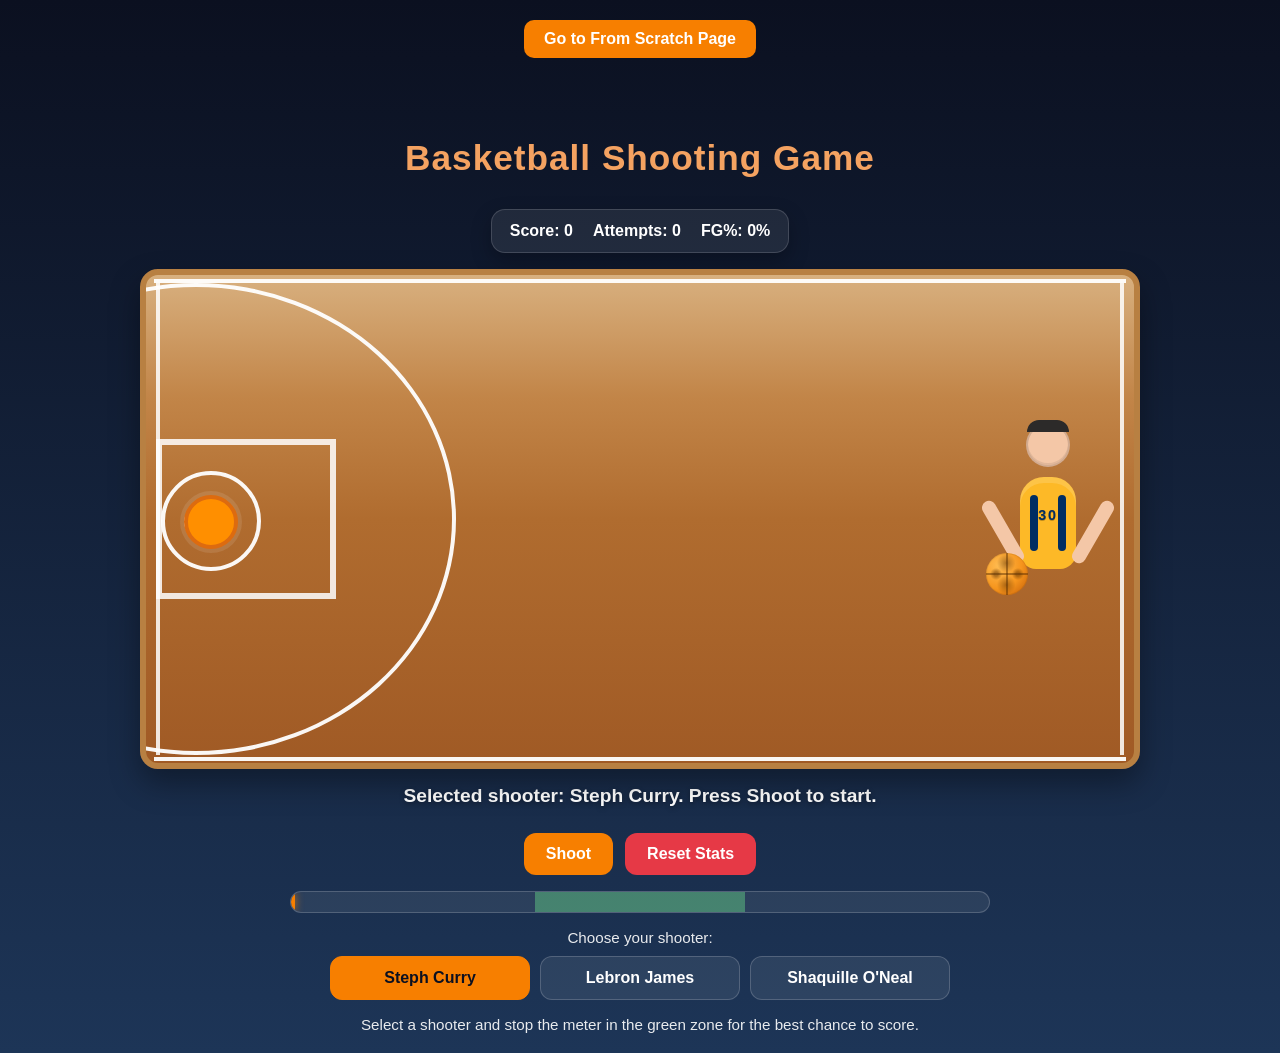
<file: webapp.html>
<!DOCTYPE html>
<html lang="en">
<head>
  <meta charset="UTF-8" />
  <meta name="viewport" content="width=device-width, initial-scale=1.0" />
  <title>Basketball Shooting Game</title>
  <style>
    * {
      box-sizing: border-box;
      margin: 0;
      padding: 0;
    }

    body {
      font-family: Arial, sans-serif;
      background: linear-gradient(to bottom, #0b1020, #1d3557);
      color: white;
      min-height: 100vh;
      display: flex;
      flex-direction: column;
      align-items: center;
      justify-content: center;
      padding: 20px;
    }

    h1 {
      margin-bottom: 15px;
      font-size: 2.2rem;
      text-align: center;
      color: #f4a261;
      letter-spacing: 1px;
    }

    .game-wrapper {
      width: 100%;
      max-width: 1000px;
      display: flex;
      flex-direction: column;
      align-items: center;
      gap: 16px;
    }

    .scoreboard {
      display: flex;
      gap: 20px;
      flex-wrap: wrap;
      justify-content: center;
      background: rgba(255,255,255,0.08);
      padding: 12px 18px;
      border-radius: 14px;
      border: 1px solid rgba(255,255,255,0.15);
      box-shadow: 0 8px 20px rgba(0,0,0,0.25);
    }

    .scoreboard div {
      font-size: 1rem;
      font-weight: bold;
    }

    .court {
      position: relative;
      width: 100%;
      height: 500px;
      background: linear-gradient(180deg, #d8b07f 0%, #c28548 25%, #b06c2f 50%, #a05a25 100%);
      border: 6px solid #b88042;
      border-radius: 18px;
      overflow: hidden;
      box-shadow: 0 14px 30px rgba(0,0,0,0.35);
    }



    .backboard {
      position: absolute;
      left: 60px;
      top: 228px;
      width: 18px;
      height: 18px;
      background: #eaeaea;
      border-radius: 50%;
      border: 2px solid #999;
      z-index: 3;
    }

    .rim {
      position: absolute;
      left: 38px;
      top: 220px;
      width: 54px;
      height: 54px;
      border-radius: 50%;
      background: #ff8f00;
      border: 4px solid #dd6b0f;
      box-shadow: 0 0 0 4px rgba(255,255,255,0.1);
      z-index: 4;
    }

    .net {
      position: absolute;
      left: 38px;
      top: 230px;
      width: 34px;
      height: 34px;
      border-radius: 50%;
      background: rgba(255,255,255,0.88);
      z-index: 2;
    }

    .three-point-arc {
      position: absolute;
      left: -210px;
      top: 8px;
      width: 520px;
      height: 472px;
      border: 4px solid rgba(255,255,255,0.95);
      border-radius: 50%;
      z-index: 1;
    }

    .free-throw-circle {
      position: absolute;
      left: 15px;
      top: 196px;
      width: 100px;
      height: 100px;
      border-radius: 50%;
      border: 4px solid rgba(255,255,255,0.95);
      z-index: 1;
    }

    .baseline {
      position: absolute;
      left: 8px;
      right: 8px;
      bottom: 2px;
      height: 4px;
      background: rgba(255,255,255,0.95);
      z-index: 1;
    }

    .topline {
      position: absolute;
      left: 8px;
      right: 8px;
      bottom: 480px;
      height: 4px;
      background: rgba(255,255,255,0.95);
      z-index: 1;
    }

    .sideline {
      position: absolute;
      top: 8px;
      bottom: 8px;
      width: 4px;
      background: rgba(255,255,255,0.85);
      z-index: 1;
    }

    .sideline.left {
      left: 10px;
    }

    .sideline.right {
      right: 10px;
    }

    .paint {
      position: absolute;
      left: 10px;
      bottom: 164px;
      width: 180px;
      height: 160px;
      border:6px solid rgba(255,255,255,0.85);
      z-index: 1;
    }

    .ball {
      position: absolute;
      left: auto;
      bottom: 148px;
      width: 42px;
      height: 42px;
      border-radius: 50%;
      background: radial-gradient(circle at 30% 30%, #ffbb50, #f6951d 55%, #c15a05 100%);
      box-shadow: inset 0 0 0 1px rgba(0,0,0,0.08);
      z-index: 5;
      transition: none;
    }

    .ball::before,
    .ball::after {
      content: "";
      position: absolute;
      inset: 0;
      border-radius: 50%;
    }

    .ball::before {
      background: linear-gradient(90deg, transparent 47%, rgba(80,40,0,0.45) 48%, rgba(80,40,0,0.45) 52%, transparent 53%),
                  radial-gradient(circle at 48% 24%, rgba(80,40,0,0.45) 0%, transparent 24%),
                  radial-gradient(circle at 48% 76%, rgba(80,40,0,0.45) 0%, transparent 24%);
    }

    .ball::after {
      background: radial-gradient(circle at 24% 50%, rgba(80,40,0,0.45) 2px, transparent 6px),
                  radial-gradient(circle at 76% 50%, rgba(80,40,0,0.45) 2px, transparent 6px),
                  linear-gradient(0deg, transparent 47%, rgba(80,40,0,0.45) 48%, rgba(80,40,0,0.45) 52%, transparent 53%);
    }

    .player-avatar {
      position: absolute;
      right: 40px;
      bottom: 120px;
      width: 92px;
      height: 220px;
      z-index: 4;
      pointer-events: none;
    }

    .player-avatar .head {
      position: absolute;
      top: 0;
      left: 50%;
      transform: translateX(-50%);
      width: 44px;
      height: 44px;
      border-radius: 50%;
      background: #f7d7b7;
      border: 2px solid rgba(0,0,0,0.14);
      box-shadow: inset 0 -2px 0 rgba(0,0,0,0.08);
      z-index: 5;
    }

    .player-avatar.curry .head {
      background: #f4c7a7;
    }

    .player-avatar.lebron .head {
      background: #a97858;
    }

    .player-avatar.shaquille .head {
      background: #6b4128;
    }

    .player-avatar.curry .head::before,
    .player-avatar.lebron .head::before {
      content: "";
      position: absolute;
      top: -5px;
      left: 50%;
      transform: translateX(-50%);
      width: 42px;
      height: 12px;
      border-radius: 14px 14px 0 0;
      background: #2c2a29;
    }

    .player-avatar.shaquille .head::before {
      content: "";
      position: absolute;
      inset: 0;
      border-radius: 50%;
      box-shadow: inset 0 0 0 18px #3d1f0f;
    }

    .player-avatar.lebron .head::after {
      content: "";
      position: absolute;
      left: 50%;
      bottom: -8px;
      transform: translateX(-50%);
      width: 34px;
      height: 10px;
      border-radius: 0 0 14px 14px;
      background: #3c2414;
    }

    .player-avatar .body {
      position: absolute;
      top: 54px;
      left: 50%;
      transform: translateX(-50%);
      width: 56px;
      height: 92px;
      background: #1056a7;
      border-radius: 24px 24px 16px 16px;
      box-shadow: inset 0 6px 0 rgba(255,255,255,0.15);
    }

    .player-avatar.curry .body {
      background: #FDB927;
    }

    .player-avatar.curry .body::before,
    .player-avatar.lebron .body::before,
    .player-avatar.shaquille .body::before {
      content: "";
      position: absolute;
      top: 18px;
      width: 8px;
      height: 56px;
      border-radius: 6px;
    }

    .player-avatar.curry .body::before {
      left: 10px;
      background: #002d62;
    }

    .player-avatar.curry .body::after {
      content: "";
      position: absolute;
      top: 18px;
      right: 10px;
      width: 8px;
      height: 56px;
      border-radius: 6px;
      background: #002d62;
    }

    .player-avatar.lebron .body {
      background: #552583;
    }

    .player-avatar.lebron .body::before {
      left: 14px;
      background: #f3c300;
    }

    .player-avatar.lebron .body::after {
      content: "";
      position: absolute;
      top: 18px;
      right: 14px;
      width: 8px;
      height: 56px;
      border-radius: 6px;
      background: #f3c300;
    }

    .player-avatar.shaquille .body {
      width: 72px;
      height: 108px;
      top: 64px;
      background: #FFD700;
      border-radius: 28px 28px 18px 18px;
    }

    .player-avatar.shaquille .body::before {
      left: 16px;
      background: #bb9200;
    }

    .player-avatar.shaquille .body::after {
      content: "";
      position: absolute;
      top: 20px;
      right: 16px;
      width: 8px;
      height: 64px;
      border-radius: 6px;
      background: #bb9200;
    }

    .player-avatar .arm {
      position: absolute;
      width: 14px;
      height: 70px;
      border-radius: 10px;
      top: 74px;
    }

    .player-avatar.curry .arm {
      background: #f4c7a7;
    }

    .player-avatar.lebron .arm {
      background: #a97858;
    }

    .player-avatar.shaquille .arm {
      background: #6b4128;
    }

    .player-avatar .arm-left {
      left: -6px;
      transform: rotate(-30deg);
    }

    .player-avatar .arm-right {
      right: -6px;
      transform: rotate(30deg);
    }

    .player-avatar .jersey-number {
      position: absolute;
      top: 30px;
      left: 50%;
      transform: translateX(-50%);
      width: 100%;
      text-align: center;
      font-size: 0.9rem;
      font-weight: bold;
      letter-spacing: 0.12em;
      color: #ffffff;
      text-shadow: 0 1px 0 rgba(0,0,0,0.25);
    }

    .player-avatar.curry .jersey-number {
      color: #002d62;
    }

    .player-avatar.lebron .jersey-number {
      color: #f3c300;
    }

    .player-avatar.shaquille .jersey-number {
      color: #a16f00;
    }

    .player-panel {
      display: flex;
      flex-direction: column;
      align-items: center;
      gap: 10px;
      width: 100%;
      max-width: 700px;
    }

    .player-label {
      font-size: 0.95rem;
      opacity: 0.9;
    }

    .shot-meter {
      width: 100%;
      max-width: 700px;
      display: flex;
      flex-direction: column;
      gap: 8px;
      align-items: center;
    }

    .meter-track {
      position: relative;
      width: 100%;
      height: 22px;
      border-radius: 999px;
      background: rgba(255,255,255,0.08);
      border: 1px solid rgba(255,255,255,0.18);
      overflow: hidden;
    }

    .meter-zone {
      position: absolute;
      left: 40%;
      width: 20%;
      top: 0;
      bottom: 0;
      background: rgba(118, 255, 147, 0.35);
    }

    .meter-indicator {
      position: absolute;
      top: 0;
      width: 8px;
      height: 100%;
      background: #f77f00;
      border-radius: 999px;
      box-shadow: 0 0 8px rgba(247,127,0,0.65);
      transform: translateX(-50%);
      left: 0%;
    }

    .player-select {
      display: flex;
      gap: 10px;
      flex-wrap: wrap;
      justify-content: center;
      width: 100%;
    }

    .player-select button {
      flex: 1 1 150px;
      max-width: 200px;
      background: rgba(255,255,255,0.08);
      color: white;
      border: 1px solid rgba(255,255,255,0.18);
    }

    .player-select button.selected {
      background: #f77f00;
      border-color: #f77f00;
      color: #0b1020;
    }

    .message {
      min-height: 32px;
      font-size: 1.2rem;
      font-weight: bold;
      text-align: center;
      color: #fff;
      text-shadow: 0 2px 5px rgba(0,0,0,0.35);
    }

    .controls {
      display: flex;
      gap: 12px;
      flex-wrap: wrap;
      justify-content: center;
    }

    button {
      border: none;
      padding: 12px 22px;
      font-size: 1rem;
      font-weight: bold;
      border-radius: 12px;
      cursor: pointer;
      transition: transform 0.15s ease, opacity 0.15s ease;
    }

    button:hover {
      transform: translateY(-2px);
    }

    button:active {
      transform: translateY(1px);
    }

    #shootBtn {
      background: #f77f00;
      color: white;
    }

    #resetBtn {
      background: #e63946;
      color: white;
    }

    .instructions {
      font-size: 0.95rem;
      opacity: 0.9;
      text-align: center;
      max-width: 700px;
    }

    @media (max-width: 700px) {
      .court {
        height: 380px;
      }

      .backboard {
        left: 75px;
        top: 105px;
        height: 100px;
      }

      .rim {
        left: 89px;
        top: 170px;
        width: 60px;
      }

      .net {
        left: 99px;
        top: 178px;
        width: 40px;
        height: 40px;
      }

      .paint {
        width: 160px;
        height: 140px;
      }

      .three-point-arc {
        left: 80px;
        width: 260px;
        height: 260px;
      }

      .ball {
        width: 36px;
        height: 36px;
      }
    }
  </style>
</head>
<body>
  <div class="game-wrapper">
    <a href="index.html" 
   style="
     display:inline-block;
     margin-bottom:12px;
     padding:10px 20px;
     background:#f77f00;
     color:white;
     text-decoration:none;
     font-weight:bold;
     border-radius:10px;
     transition:all 0.2s ease;
   "
   onmouseover="this.style.background='#ff9a2a'; this.style.transform='translateY(-2px)';"
   onmouseout="this.style.background='#f77f00'; this.style.transform='translateY(0)';"
   onmousedown="this.style.transform='translateY(1px)';"
   onmouseup="this.style.transform='translateY(-2px)';"
>
  Go to From Scratch Page
</a>
    <br>
    <br>
    <h1>Basketball Shooting Game</h1>

    <div class="scoreboard">
      <div>Score: <span id="score">0</span></div>
      <div>Attempts: <span id="attempts">0</span></div>
      <div>FG%: <span id="percentage">0</span>%</div>
    </div>

    <div class="court" id="court">
      <div class="floor-line"></div>
      <div class="paint"></div>
      <div class="free-throw-circle"></div>
      <div class="restricted-area"></div>
      <div class="three-point-arc"></div>
      <div class="corner3-left"></div>
      <div class="corner3-right"></div>
      <div class="sideline left"></div>
      <div class="sideline right"></div>
      <div class="baseline"></div>
      <div class="topline"></div>

      <div class="backboard"></div>
      <div class="rim"></div>
      <div class="net" id="net"></div>

      <div class="player-avatar curry" id="playerAvatar">
        <div class="head"></div>
        <div class="body">
          <div class="jersey-number" id="jerseyNumber">30</div>
        </div>
        <div class="arm arm-left"></div>
        <div class="arm arm-right"></div>
      </div>

      <div class="ball" id="ball"></div>
    </div>

    <div class="message" id="message">Press Shoot to take a shot.</div>

    <div class="controls">
      <button id="shootBtn">Shoot</button>
      <button id="resetBtn">Reset Stats</button>
    </div>

    <div class="shot-meter" id="shotMeter">
      <div class="meter-track" id="meterTrack">
        <div class="meter-zone"></div>
        <div class="meter-indicator" id="meterIndicator"></div>
      </div>
    </div>

    <div class="player-panel">
      <div class="player-label">Choose your shooter:</div>
      <div class="player-select">
        <button data-player="curry" class="selected">Steph Curry</button>
        <button data-player="lebron">Lebron James</button>
        <button data-player="shaquille">Shaquille O'Neal</button>
      </div>
    </div>

    <div class="instructions">
      Select a shooter and stop the meter in the green zone for the best chance to score.
    </div>
  </div>

  <script>
    const court = document.getElementById("court");
    const ball = document.getElementById("ball");
    const shootBtn = document.getElementById("shootBtn");
    const resetBtn = document.getElementById("resetBtn");
    const message = document.getElementById("message");
    const playerAvatar = document.getElementById("playerAvatar");
    const jerseyNumber = document.getElementById("jerseyNumber");
    const playerButtons = document.querySelectorAll(".player-select button");
    const meterTrack = document.getElementById("meterTrack");
    const meterIndicator = document.getElementById("meterIndicator");

    const scoreEl = document.getElementById("score");
    const attemptsEl = document.getElementById("attempts");
    const percentageEl = document.getElementById("percentage");
    const meterZone = document.querySelector(".meter-zone");

    const players = {
      curry: {
        name: "Steph Curry",
        jersey: "30",
        accuracy: 0.78,
        avatarClass: "curry",
        meterWidth: 30,
        stats: { score: 0, attempts: 0 }
      },
      lebron: {
        name: "Lebron James",
        jersey: "23",
        accuracy: 0.65,
        avatarClass: "lebron",
        meterWidth: 20,
        stats: { score: 0, attempts: 0 }
      },
      shaquille: {
        name: "Shaquille O'Neal",
        jersey: "34",
        accuracy: 0.52,
        avatarClass: "shaquille",
        meterWidth: 6,
        stats: { score: 0, attempts: 0 }
      }
    };

    let shotStage = "ready";
    let selectedPlayer = "curry";
    let meter = {
      active: false,
      position: 0,
      direction: 1,
      animationId: null
    };

    function updateMeterZone() {
      const selected = players[selectedPlayer];
      const width = selected.meterWidth;
      meterZone.style.width = `${width}%`;
      meterZone.style.left = `${(100 - width) / 2}%`;
    }

    function updateStats() {
      const stats = players[selectedPlayer].stats;
      scoreEl.textContent = stats.score;
      attemptsEl.textContent = stats.attempts;
      const pct = stats.attempts === 0 ? 0 : Math.round((stats.score / stats.attempts) * 100);
      percentageEl.textContent = pct;
    }

    function clearMeterAnimation() {
      if (meter.animationId) {
        cancelAnimationFrame(meter.animationId);
        meter.animationId = null;
      }
      meter.active = false;
    }

    function updatePlayerDisplay() {
      const player = players[selectedPlayer];
      playerAvatar.className = `player-avatar ${player.avatarClass}`;
      jerseyNumber.textContent = player.jersey;
      playerButtons.forEach((button) => {
        button.classList.toggle("selected", button.dataset.player === selectedPlayer);
      });
      updateMeterZone();
      if (shotStage === "ready") {
        message.textContent = `Selected shooter: ${player.name}. Press Shoot to start.`;
      }
      updateStats();
    }

    function getBallStartValues() {
      const courtRect = court.getBoundingClientRect();
      const mobile = courtRect.width < 700;
      const offset = mobile ? 130 : 160;
      return {
        left: Math.max(10, courtRect.width - offset),
        bottom: mobile ? 150 : 168
      };
    }

    function resetBall() {
      const start = getBallStartValues();
      ball.style.transition = "none";
      ball.style.left = `${start.left}px`;
      ball.style.bottom = `${start.bottom}px`;
      ball.style.right = "auto";
      ball.style.top = "auto";
      ball.style.transform = "scale(1)";
      meterIndicator.style.left = "0%";
    }

    function animateShot(madeShot) {
      const courtRect = court.getBoundingClientRect();
      const mobile = courtRect.width < 700;
      const startLeft = parseFloat(ball.style.left) || getBallStartValues().left;
      const startBottom = parseFloat(ball.style.bottom) || getBallStartValues().bottom;
      const rimCenter = 44;
      const rimRadius = 27;
      const targetLeft = madeShot ? rimCenter : rimCenter + (Math.random() < 0.5 ? -rimRadius * 0.8 : rimRadius * 0.8);
      const targetBottom = madeShot ? 220 : 200;
      const keyframes = madeShot
        ? [
            { left: `${startLeft}px`, bottom: `${startBottom}px`, transform: "scale(1)" },
            { left: `${startLeft - (mobile ? 58 : 78)}px`, bottom: `${startBottom + 14}px`, transform: "scale(0.96)" },
            { left: `${rimCenter}px`, bottom: `${targetBottom}px`, transform: "scale(0.9)" }
          ]
        : [
            { left: `${startLeft}px`, bottom: `${startBottom}px`, transform: "scale(1)" },
            { left: `${startLeft - (mobile ? 50 : 70)}px`, bottom: `${startBottom + 12}px`, transform: "scale(0.97)" },
            { left: `${targetLeft}px`, bottom: `${targetBottom}px`, transform: "scale(0.92)" },
            { left: `${targetLeft + (targetLeft < rimCenter ? -26 : 26)}px`, bottom: `${targetBottom - 36}px`, transform: "scale(0.86)" }
          ];

      return new Promise((resolve) => {
        const animation = ball.animate(keyframes, {
          duration: 1450,
          easing: "ease-in-out",
          fill: "forwards"
        });

        animation.onfinish = () => {
          const lastFrame = keyframes[keyframes.length - 1];
          ball.style.left = lastFrame.left;
          ball.style.bottom = lastFrame.bottom;
          ball.style.transform = lastFrame.transform;
          resolve();
        };
      });
    }

    function startMeter() {
      meter.active = true;
      meter.position = 0;
      meter.direction = 1;
      meterIndicator.style.left = "0%";

      function step() {
        if (!meter.active) return;
        meter.position += meter.direction * 0.018;
        if (meter.position >= 1) {
          meter.position = 1;
          meter.direction = -1;
        }
        if (meter.position <= 0) {
          meter.position = 0;
          meter.direction = 1;
        }
        meterIndicator.style.left = `${meter.position * 100}%`;
        meter.animationId = requestAnimationFrame(step);
      }

      meter.animationId = requestAnimationFrame(step);
    }

    function getReleaseQuality(value) {
      const selected = players[selectedPlayer];
      const halfZone = (selected.meterWidth / 100) / 2;
      const distance = Math.abs(value - 0.5);
      if (distance > halfZone) return "poor";
      if (distance < halfZone / 2) return "perfect";
      return "good";
    }

    function getQualityModifier(quality) {
      if (quality === "perfect") return 0.22;
      if (quality === "good") return 0.08;
      return -0.12;
    }

    function finishShot(quality) {
      clearMeterAnimation();
      shotStage = "animating";
      shootBtn.disabled = true;
      shootBtn.textContent = "Shoot";
      const player = players[selectedPlayer];
      const base = player.accuracy;
      const chance = Math.min(Math.max(base + getQualityModifier(quality), 0.05), 0.96);
      const madeShot = quality === "poor" ? false : Math.random() < chance;
      const notes = {
        perfect: "Perfect release!",
        good: "Good release.",
        poor: "Poor release."
      };
      message.textContent = notes[quality];

      animateShot(madeShot).then(() => {
        const stats = player.stats;
        stats.attempts += 1;
        if (madeShot) {
          stats.score += 1;
          message.textContent = "Swish! It went in.";
        } else {
          message.textContent = "Missed it.";
        }
        updateStats();
        shotStage = "ready";
        shootBtn.disabled = false;

        setTimeout(() => {
          resetBall();
          updatePlayerDisplay();
        }, 700);
      });
    }

    function startShot() {
      if (shotStage === "animating") return;
      const player = players[selectedPlayer];

      if (shotStage === "ready") {
        shotStage = "meter";
        shootBtn.textContent = "Release";
        message.textContent = `${player.name} is loading the shot. Tap Shoot again in the green zone.`;
        startMeter();
      } else if (shotStage === "meter") {
        const quality = getReleaseQuality(meter.position);
        finishShot(quality);
      }
    }

    function resetStats() {
      clearMeterAnimation();
      const stats = players[selectedPlayer].stats;
      stats.score = 0;
      stats.attempts = 0;
      shotStage = "ready";
      shootBtn.disabled = false;
      shootBtn.textContent = "Shoot";
      updateStats();
      resetBall();
      updatePlayerDisplay();
      message.textContent = `Selected shooter: ${players[selectedPlayer].name}. Press Shoot to start.`;
    }

    playerButtons.forEach((button) => {
      button.addEventListener("click", () => {
        selectedPlayer = button.dataset.player;
        clearMeterAnimation();
        shotStage = "ready";
        updatePlayerDisplay();
        resetBall();
      });
    });

    shootBtn.addEventListener("click", startShot);
    resetBtn.addEventListener("click", resetStats);

    updateStats();
    updatePlayerDisplay();
    resetBall();
  </script>
</body>
</html>
</file>
